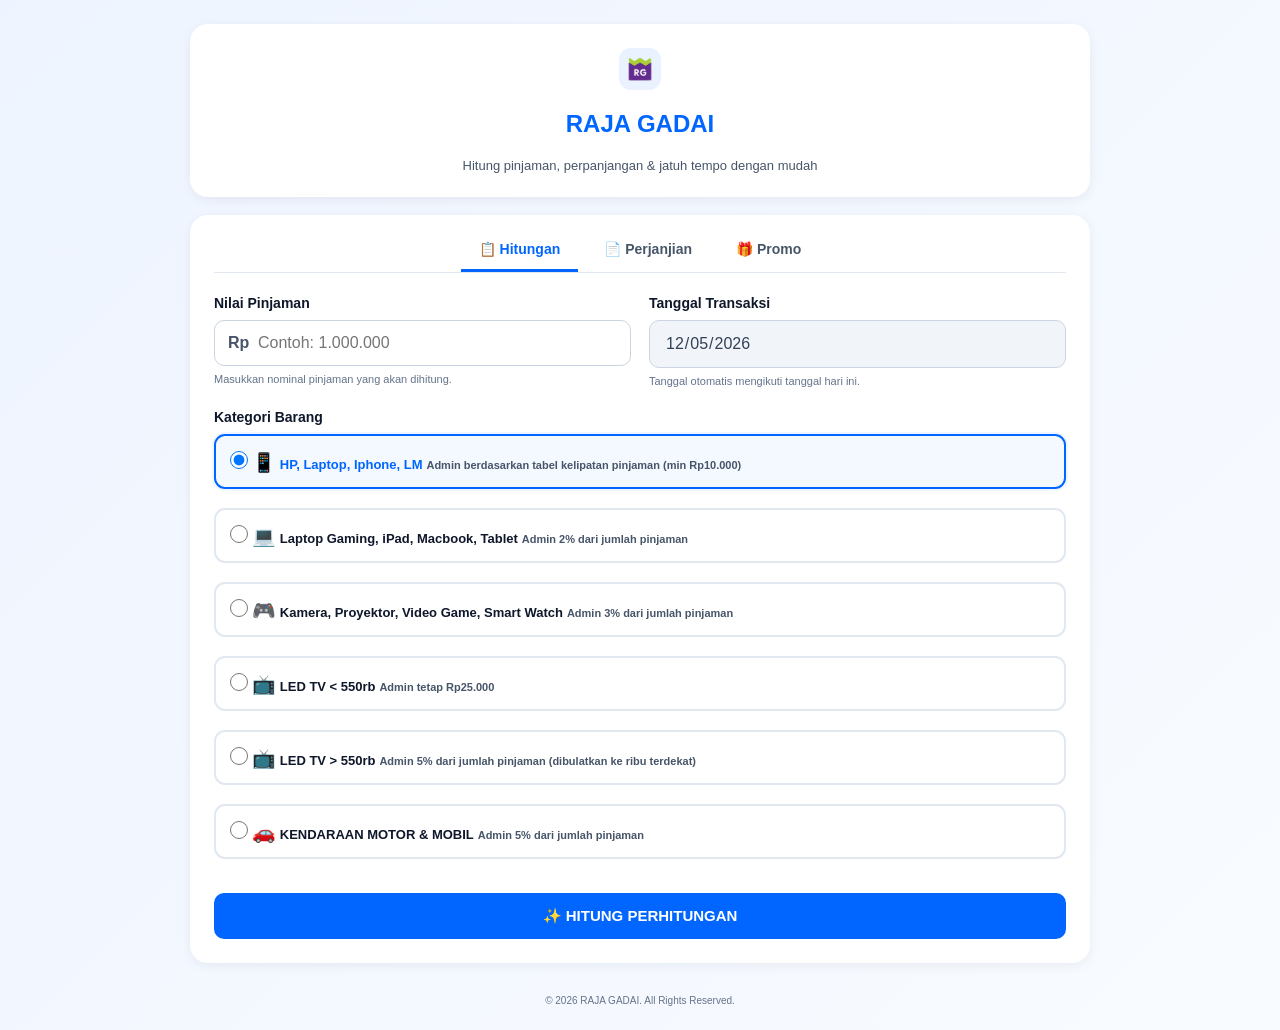
<file: index.html>
<!DOCTYPE html>
<html lang="id">

<head>
  <meta charset="UTF-8" />
  <meta name="viewport" content="width=device-width, initial-scale=1.0" />
  <link rel="icon" href="logo.png" type="image/png" />
  <title>Kalkulator || Raja Gadai</title>
  <link rel="stylesheet" href="styles.css" />
</head>

<body>
  <main class="container">
    <section class="card header-card">
      <!-- <div class="brand-mark">RG</div> -->
      <div class="brand-mark">
        <img src="logo.png" alt="Raja Gadai">
      </div>
      <h1>
        <span class="highlight">RAJA GADAI</span>
      </h1>
      <p>Hitung pinjaman, perpanjangan & jatuh tempo dengan mudah</p>
    </section>

    <section class="card calculator-card">
      <div class="tabs">
        <div class="tab-navigation">
          <button class="tab-btn active" data-page="index.html">
            <span>📋</span>
            Hitungan
          </button>
          <button class="tab-btn" onclick="window.location.href='perjanjian.html'">
            <span>📄</span>
            Perjanjian
          </button>
          <button class="tab-btn" onclick="window.location.href='promo.html'">
            <span>🎁</span>
            Promo
          </button>
        </div>
      </div>

      <div class="tab-content" id="hitungan">
        <form id="gadai-form">
          <div class="form-row">
            <div class="form-group">
              <label for="pinjaman">Nilai Pinjaman</label>
              <div class="input-wrap">
                <span>Rp</span>
                <input type="text" id="pinjaman" class="input-text" placeholder="Contoh: 1.000.000" inputmode="numeric"
                  autocomplete="off" required />
              </div>
              <small>Masukkan nominal pinjaman yang akan dihitung.</small>
            </div>

            <div class="form-group">
              <label for="tanggal">Tanggal Transaksi</label>
              <input type="date" id="tanggal" required disabled />
              <small>Tanggal otomatis mengikuti tanggal hari ini.</small>
            </div>
          </div>

          <div class="form-group">
            <label>Kategori Barang</label>
            <div class="category-grid">
              <label class="category-option">
                <input type="radio" name="kategori" value="hp" checked />
                <span class="icon">📱</span>
                <span class="label-text">HP, Laptop, Iphone, LM</span>
                <span class="desc">Admin berdasarkan tabel kelipatan pinjaman (min Rp10.000)</span>
              </label>
              <label class="category-option">
                <input type="radio" name="kategori" value="laptop" />
                <span class="icon">💻</span>
                <span class="label-text">Laptop Gaming, iPad, Macbook, Tablet</span>
                <span class="desc">Admin 2% dari jumlah pinjaman</span>
              </label>
              <label class="category-option">
                <input type="radio" name="kategori" value="proyektor" />
                <span class="icon">🎮</span>
                <span class="label-text">Kamera, Proyektor, Video Game, Smart Watch</span>
                <span class="desc">Admin 3% dari jumlah pinjaman</span>
              </label>
              <label class="category-option">
                <input type="radio" name="kategori" value="tv-kecil" />
                <span class="icon">📺</span>
                <span class="label-text">LED TV &lt; 550rb</span>
                <span class="desc">Admin tetap Rp25.000</span>
              </label>
              <label class="category-option">
                <input type="radio" name="kategori" value="tv-besar" />
                <span class="icon">📺</span>
                <span class="label-text">LED TV &gt; 550rb</span>
                <span class="desc">Admin 5% dari jumlah pinjaman (dibulatkan ke ribu terdekat)</span>
              </label>
              <label class="category-option">
                <input type="radio" name="kategori" value="kendaraan" />
                <span class="icon">🚗</span>
                <span class="label-text">KENDARAAN MOTOR & MOBIL</span>
                <span class="desc">Admin 5% dari jumlah pinjaman</span>
              </label>
            </div>
          </div>

          <button type="submit" class="btn-submit"><span>✨</span> HITUNG PERHITUNGAN</button>
        </form>
      </div>
    </section>

    <section class="card result-section" id="hasil" style="display: none">
      <div class="result-heading">
        <div>
          <span class="eyebrow">HASIL PERHITUNGAN</span>
          <h2>Informasi Pinjaman Anda</h2>
          <p>Berikut pilihan pembayaran yang dapat dijelaskan kepada nasabah.</p>
        </div>
      </div>

      <div class="loan-summary">
        <div class="loan-main">
          <span class="summary-label">PINJAMAN</span>
          <strong id="nominal-pinjaman">Rp1.000.000</strong>
          <span id="kategori-display">HP / iPhone</span>
        </div>
        <div class="date-summary">
          <div><span class="summary-label">Tanggal Transaksi</span><strong id="tgl-transaksi">-</strong></div>
          <div><span class="summary-label">Jatuh Tempo</span><strong id="tgl-jatuh-tempo">-</strong></div>
        </div>
      </div>

      <div class="main-result">
        <div class="main-result-label"><span>💰</span> Uang yang Diterima</div>
        <strong class="main-result-amount" id="uang-terima">Rp0</strong>
        <p>Nominal yang diterima setelah Tarif, Admin, dan Asuransi.</p>
      </div>

      <details class="cost-details">
        <summary style="font-size: 20px; font-weight: 600; cursor: pointer; color: rgb(240, 65, 6);">🔎 Lihat Rincian Biaya Awal</summary>
        <div class="biaya-card compact">
          <div class="biaya-row"><span>Tarif Sewa 0–30 Hari (10%)</span><span id="biaya-tarif">Rp100.000</span></div>
          <div class="biaya-row"><span>Administrasi</span><span id="biaya-admin">Rp10.000</span></div>
          <div class="biaya-row"><span>Asuransi</span><span id="biaya-asuransi">Rp10.000</span></div>
          <div class="biaya-total"><span>Total Tarif di Awal</span><span id="total-potongan">Rp120.000</span></div>
        </div>
      </details>

      <div class="skenario-title-wrap">
        <!-- <span class="eyebrow">PILIHAN NASABAH</span> -->
        <h3>Pilihan Pembayaran</h3>
        <p>CS dapat wajib menjelaskan agar nasabah dapat memahami perhitungan.</p>
      </div>
      <div class="scenario-cards" id="scenario-cards"></div>
      <div class="action-buttons">
        <button type="button" class="btn-action btn-whatsapp" onclick="salinWhatsApp()">
          <span>📱</span>
          Salin via WhatsApp
        </button>
      </div>
    </section>
    <!-- FOOTER -->

    <div class="footer-note">
      © 2026 RAJA GADAI. All Rights Reserved.
    </div>
  </main>
  <script src="script.js"></script>
</body>

</html>
</file>
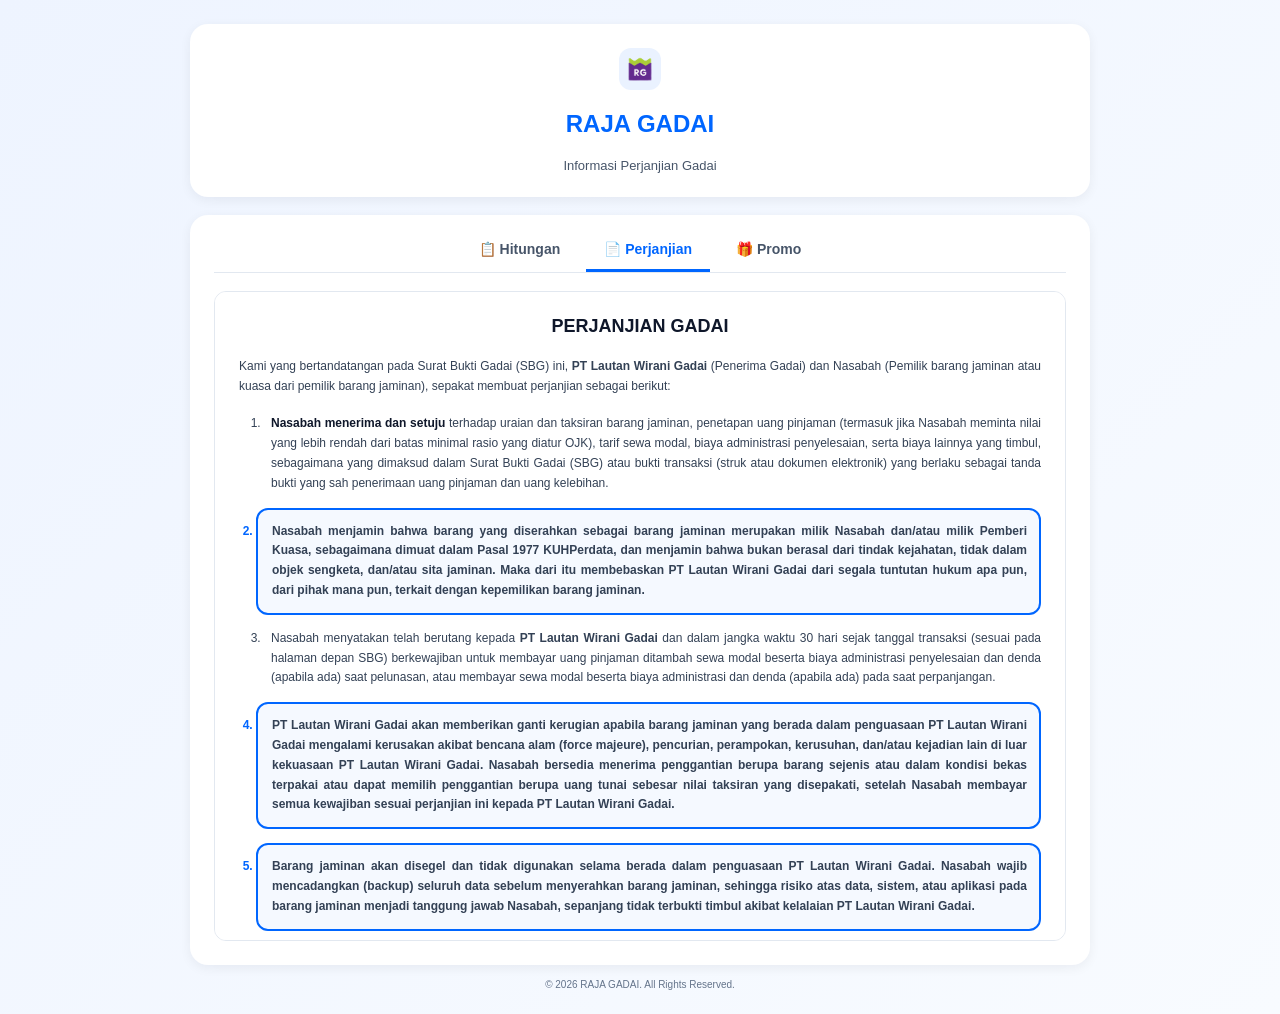
<file: perjanjian.html>
<!DOCTYPE html>
<html lang="id">

<head>
  <meta charset="UTF-8" />
  <meta name="viewport" content="width=device-width, initial-scale=1.0" />

  <title>Perjanjian Gadai - Raja Gadai</title>
  <link rel="icon" href="logo.png" type="image/png" />

  <link rel="stylesheet" href="styles.css" />
</head>

<body>

  <div class="container">


    <!-- HEADER -->

    <section class="card header-card">

      <div class="brand-mark">
        <img src="logo.png" alt="Raja Gadai">
      </div>

      <h1>
        <span class="highlight">RAJA GADAI</span>
      </h1>

      <p>
        Informasi Perjanjian Gadai
      </p>

    </section>

    <!-- NAVIGATION -->

    <section class="card calculator-card">

      <div class="tabs">

        <div class="tab-navigation">

          <button class="tab-btn" onclick="window.location.href='index.html'">
            <span>📋</span>
            Hitungan
          </button>

          <button class="tab-btn active">
            <span>📄</span>
            Perjanjian
          </button>

          <button class="tab-btn" onclick="window.location.href='promo.html'">
            <span>🎁</span>
            Promo
          </button>
        </div>

      </div> <br>

      <!-- PERJANJIAN -->
      <div class="perjanjian-document">

        <h2>PERJANJIAN GADAI</h2>

        <p>
          Kami yang bertandatangan pada Surat Bukti Gadai (SBG) ini,
          <b>PT Lautan Wirani Gadai</b> (Penerima Gadai) dan Nasabah
          (Pemilik barang jaminan atau kuasa dari pemilik barang jaminan),
          sepakat membuat perjanjian sebagai berikut:
        </p>

        <ol>

          <li>
            <strong>Nasabah menerima dan setuju</strong> terhadap uraian dan
            taksiran barang jaminan, penetapan uang pinjaman (termasuk jika
            Nasabah meminta nilai yang lebih rendah dari batas minimal rasio
            yang diatur OJK), tarif sewa modal, biaya administrasi penyelesaian,
            serta biaya lainnya yang timbul, sebagaimana yang dimaksud dalam
            Surat Bukti Gadai (SBG) atau bukti transaksi (struk atau dokumen
            elektronik) yang berlaku sebagai tanda bukti yang sah penerimaan
            uang pinjaman dan uang kelebihan.
          </li>

          <li class="point-highlight">
            <b>Nasabah menjamin bahwa barang yang diserahkan sebagai barang
              jaminan merupakan milik Nasabah dan/atau milik Pemberi Kuasa,
              sebagaimana dimuat dalam Pasal 1977 KUHPerdata, dan menjamin bahwa
              bukan berasal dari tindak kejahatan, tidak dalam objek sengketa,
              dan/atau sita jaminan. Maka dari itu membebaskan PT Lautan Wirani
              Gadai dari segala tuntutan hukum apa pun, dari pihak mana pun,
              terkait dengan kepemilikan barang jaminan.</b>
          </li>

          <li>
            Nasabah menyatakan telah berutang kepada <b>PT Lautan Wirani Gadai</b> dan
            dalam jangka waktu 30 hari sejak tanggal transaksi (sesuai pada
            halaman depan SBG) berkewajiban untuk membayar uang pinjaman
            ditambah sewa modal beserta biaya administrasi penyelesaian dan
            denda (apabila ada) saat pelunasan, atau membayar sewa modal beserta
            biaya administrasi dan denda (apabila ada) pada saat perpanjangan.
          </li>

          <li class="point-highlight">
            <b><b>PT Lautan Wirani Gadai</b> akan memberikan ganti kerugian apabila barang
              jaminan yang berada dalam penguasaan <b>PT Lautan Wirani Gadai</b> mengalami
              kerusakan akibat bencana alam (force majeure), pencurian,
              perampokan, kerusuhan, dan/atau kejadian lain di luar kekuasaan
              <b>PT Lautan Wirani Gadai</b>. Nasabah bersedia menerima penggantian berupa
              barang sejenis atau dalam kondisi bekas terpakai atau dapat memilih
              penggantian berupa uang tunai sebesar nilai taksiran yang disepakati,
              setelah Nasabah membayar semua kewajiban sesuai perjanjian ini
              kepada <b>PT Lautan Wirani Gadai</b>.</b>
          </li>

          <li class="point-highlight">
            <b>Barang jaminan akan disegel dan tidak digunakan selama berada dalam
              penguasaan <b>PT Lautan Wirani Gadai</b>. Nasabah wajib mencadangkan
              (backup) seluruh data sebelum menyerahkan barang jaminan, sehingga
              risiko atas data, sistem, atau aplikasi pada barang jaminan menjadi
              tanggung jawab Nasabah, sepanjang tidak terbukti timbul akibat
              kelalaian <b>PT Lautan Wirani Gadai</b>.</b>
          </li>

          <li>
            Jika terjadi penurunan taksiran barang jaminan pada saat
            perpanjangan, maka Nasabah bersedia mengangsur uang pinjaman atau
            menambah barang jaminan agar sesuai dengan nilai taksiran yang baru.
          </li>

          <li>
            Jika ada kelebihan atas hasil penjualan atau lelang barang jaminan
            setelah dikurangi uang pinjaman, sewa modal dan denda yang
            terhutang, biaya administrasi penyelesaian, biaya penyelamatan
            barang, biaya pemberitahuan uang kelebihan, dan biaya-biaya lainnya,
            maka akan menjadi hak Nasabah. <b>PT Lautan Wirani Gadai</b> akan
            memberitahukan nominal kelebihan melalui papan pengumuman pada
            Kantor Cabang tempat Nasabah melakukan gadai, atau melalui media
            lainnya seperti WhatsApp, email, atau SMS ke nomor Nasabah.
          </li>

          <li>
            Kelebihan atas hasil penjualan atau lelang dapat diambil dalam
            jangka waktu paling lambat 1 (satu) tahun sejak disampaikannya
            pemberitahuan pertama kali kepada Nasabah, dan dapat diambil oleh
            Nasabah dengan membawa SBG asli. Jika sudah lebih dari jangka waktu
            tersebut, maka Nasabah menyatakan setuju bahwa kelebihan tersebut
            akan digunakan untuk kepentingan sosial dan/atau lingkungan yang
            pelaksanaannya akan diatur oleh <b>PT Lautan Wirani Gadai</b> .
          </li>

          <li>
            Nasabah wajib menyimpan dan menjaga SBG asli dengan baik. Jika
            terjadi kerusakan yang menyebabkan SBG tidak dapat terbaca atau
            jika SBG hilang, maka Nasabah wajib segera melapor ke kantor cabang
            tempat diterbitkannya SBG terkait.
          </li>

          <li class="point-highlight">
            <b>Nasabah dapat datang sendiri untuk melakukan perpanjangan gadai
              atau mengangsur uang pinjaman atau pelunasan atau menerima barang
              jaminan, dan/atau dapat dengan memberikan kuasa kepada orang lain.
              Khusus untuk pelunasan atau menerima barang jaminan harus dengan
              mengisi dan menandatangani bagian "Pemberian Kuasa Pelunasan/
              Menerima Barang Jaminan", membawa SBG asli, serta melampirkan
              fotokopi KTP/SIM/Paspor Nasabah dan penerima kuasa, serta
              menunjukkan KTP/SIM/Paspor asli penerima kuasa.</b>
          </li>

          <li>
            Apabila Nasabah lalai dalam perjanjian atau wanprestasi, yaitu
            hingga tanggal jatuh tempo Nasabah masih belum memenuhi
            kewajibannya dan tidak melakukan perpanjangan gadai, maka Nasabah
            sepakat untuk memberikan kuasa kepada <b>PT Lautan Wirani Gadai</b> untuk
            menjual atau melelang barang jaminan dan/atau memberikan kuasa
            kepada <b>PT Lautan Wirani Gadai</b> untuk menunjuk pihak ketiga yang akan
            menggantikan Nasabah dalam melakukan pelunasan atau untuk menunjuk
            pihak ketiga yang akan mengambil alih dan memenuhi kewajiban
            Nasabah kepada <b>PT Lautan Wirani Gadai</b>, yang akan dilakukan dalam
            jangka waktu paling lambat 20 hari sejak tanggal jatuh tempo.
            Dengan menyetujui dan menandatangani "Pemberian Kuasa Guna
            Pemenuhan Kewajiban", maka <b>PT Lautan Wirani Gadai</b>, Nasabah, dan
            pihak ketiga sepakat bahwa segala risiko yang timbul dari barang
            jaminan menjadi tanggung jawab Nasabah dan pihak terkait, dan akan
            ditangani sesuai ketentuan perjanjian.
          </li>

          <li>
            Apabila Nasabah meninggal dunia dan masih terdapat hak dan
            kewajiban antara Nasabah dengan <b>PT Lautan Wirani Gadai</b>, maka
            kewajiban Nasabah akan disesuaikan mengikuti ketentuan dari
            <b>PT Lautan Wirani Gadai</b>, dan setelah kewajiban Nasabah tuntas,
            maka ahli waris dapat mengambil barang jaminan dengan melampirkan
            fotokopi KTP/SIM/Paspor milik Nasabah dan Surat Keterangan
            Kematian.
          </li>

          <li>
            Nasabah menyatakan setuju untuk mengikuti seluruh peraturan terkait
            dengan gadai yang berlaku di <b>PT Lautan Wirani Gadai</b>. <b>PT Lautan Wirani Gadai</b>
            berhak untuk menambah dan/atau mengubah segala peraturan
            terkait dengan gadai, dan wajib memberitahukannya kepada Nasabah.
          </li>

          <li>
            Setiap perselisihan, perbedaan pendapat atau sengketa yang timbul
            dari atau terkait dengan perjanjian ini diselesaikan terlebih dahulu
            secara musyawarah untuk mufakat. Apabila tidak tercapai kesepakatan,
            para pihak sepakat menyelesaikannya melalui Lembaga Alternatif
            Penyelesaian Sengketa Sektor Jasa Keuangan (LAPS SJK) sesuai
            ketentuan Otoritas Jasa Keuangan dan Peraturan Perundang-Undangan
            yang berlaku, serta tunduk pada seluruh ketentuan dan putusan
            LAPS SJK yang bersifat mengikat.
          </li>

          <li>
            Nasabah berhak menyampaikan pengaduan terkait layanan dan transaksi
            gadai melalui Customer Care <strong> 085-188-188-688 </strong>,
            surat elektronik ke <strong>customercare@rajagadai.id</strong>,
            atau secara langsung ke Kantor Cabang <b>PT Lautan Wirani Gadai</b>.
            Pengaduan terkait transaksi gadai wajib disertai nomor SBG dan
            identitas diri yang sah, serta akan ditangani sesuai ketentuan
            perlindungan konsumen yang berlaku.
          </li>

          <li>
            Nasabah dengan ini menyetujui untuk mengesampingkan berlakunya
            Pasal 1266 dan Pasal 1267 Kitab Undang-Undang Hukum Perdata
            sepanjang mengenai perlunya penetapan atau putusan pengadilan
            untuk mengakhiri perjanjian ini. Dengan demikian, apabila terjadi
            wanprestasi atau peristiwa kelalaian sebagaimana diatur dalam
            perjanjian ini, <b>PT Lautan Wirani Gadai</b> berhak mengakhiri perjanjian
            serta melaksanakan eksekusi atas barang jaminan sesuai ketentuan
            perjanjian dan Peraturan Perundang-Undangan yang berlaku tanpa
            memerlukan penetapan terlebih dahulu dari Lembaga Peradilan, dan
            Nasabah menyatakan memahami serta menyetujui bahwa tindakan
            tersebut sah dan mengikat secara hukum.
          </li>

        </ol>

        <div class="perjanjian-closing">
          <strong>
            Demikianlah perjanjian ini dibuat dengan sadar, tanpa paksaan,
            dan berlaku mengikat sejak Surat Bukti Gadai ditandatangani
            oleh PARA PIHAK.
          </strong>
        </div>
      </div>
  </div>
  </section>

  <!-- FOOTER -->

  <div class="footer-note">
    © 2026 RAJA GADAI. All Rights Reserved.
  </div>


  </div>

</body>

</html>
</file>
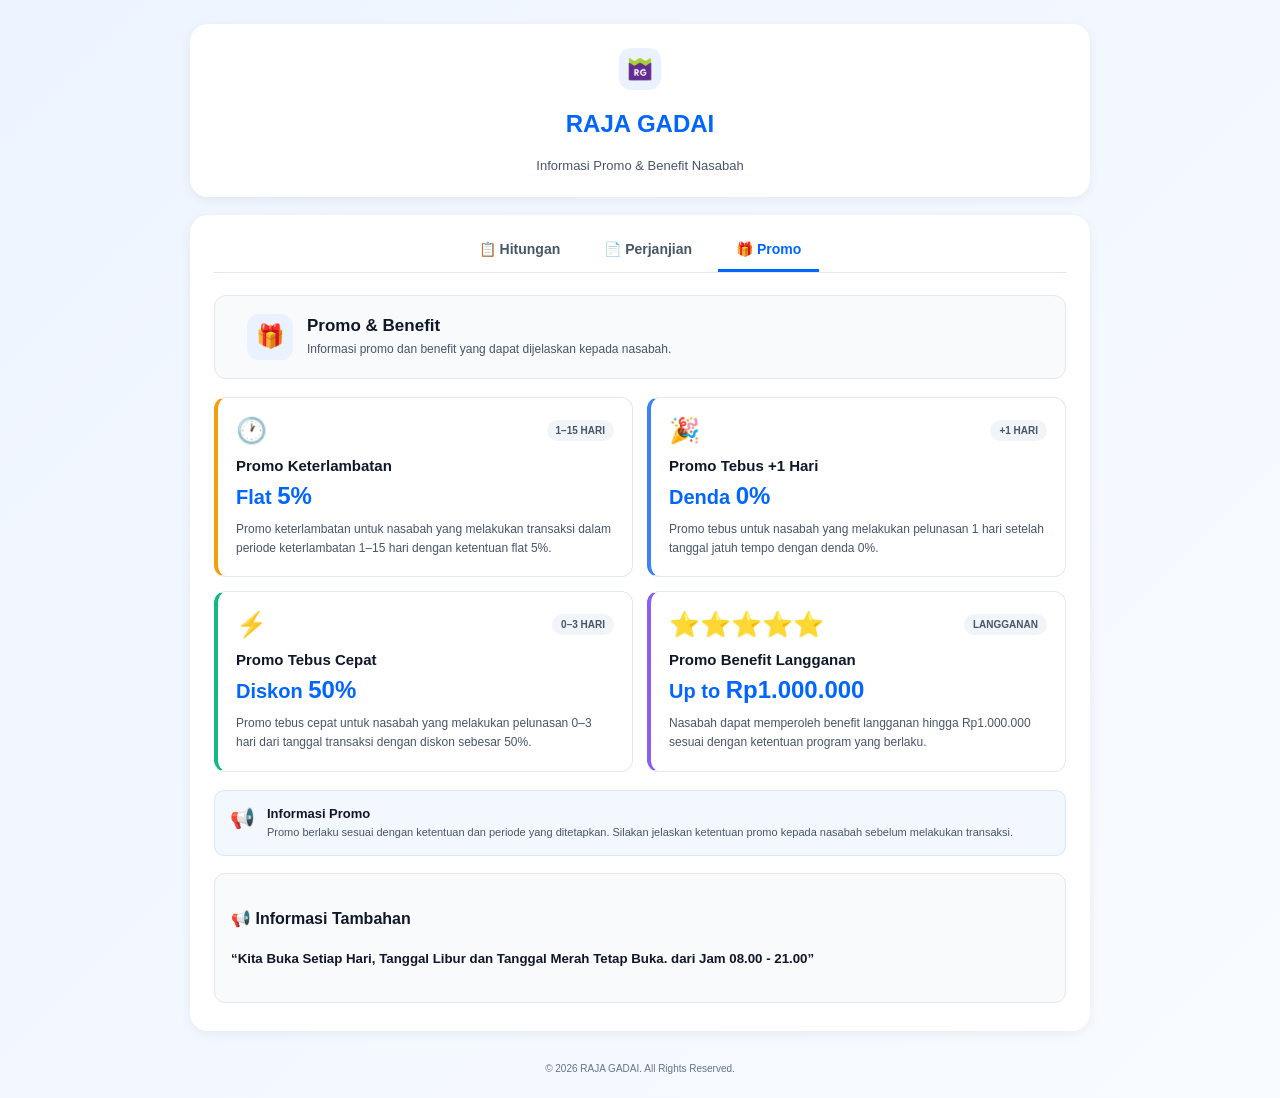
<file: promo.html>
<!DOCTYPE html>
<html lang="id">

<head>
  <meta charset="UTF-8" />
  <meta name="viewport" content="width=device-width, initial-scale=1.0" />
  <link rel="icon" href="logo.png" type="image/png" />

  <title>Promo & Benefit - Raja Gadai</title>

  <link rel="stylesheet" href="styles.css" />
</head>

<body>

  <div class="container">

    <!-- HEADER -->
    <section class="card header-card">

      <div class="brand-mark">
        <img src="logo.png" alt="Raja Gadai">
      </div>

      <h1>
        <span class="highlight">RAJA GADAI</span>
      </h1>

      <p>Informasi Promo & Benefit Nasabah</p>

    </section>


    <!-- NAVIGATION -->
    <section class="card calculator-card">

      <div class="tabs">

        <div class="tab-navigation">

          <button class="tab-btn" onclick="window.location.href='index.html'">
            <span>📋</span>
            Hitungan
          </button>


          <button class="tab-btn" onclick="window.location.href='perjanjian.html'">
            <span>📄</span>
            Perjanjian
          </button>

          <button class="tab-btn active">
            <span>🎁</span>
            Promo
          </button>
        </div>

      </div>


      <!-- PROMO CONTENT -->

      <div class="promo-page"><br>

        <div class="promo-header"> <br>

          <span class="promo-icon">🎁</span>

          <div>
            <h3>Promo & Benefit</h3>

            <p>
              Informasi promo dan benefit yang dapat dijelaskan
              kepada nasabah.
            </p>
          </div>

        </div>


        <div class="promo-grid">


          <!-- PROMO 1 -->

          <div class="promo-card promo-late">

            <div class="promo-card-top">

              <span class="promo-emoji">🕐</span>

              <span class="promo-badge">
                1–15 HARI
              </span>

            </div>

            <h4>
              Promo Keterlambatan
            </h4>

            <div class="promo-highlight">
              Flat <strong>5%</strong>
            </div>

            <p>
              Promo keterlambatan untuk nasabah yang
              melakukan transaksi dalam periode keterlambatan
              1–15 hari dengan ketentuan flat 5%.
            </p>

          </div>


          <!-- PROMO 2 -->

          <div class="promo-card promo-free">

            <div class="promo-card-top">

              <span class="promo-emoji">🎉</span>

              <span class="promo-badge">
                +1 HARI
              </span>

            </div>

            <h4>
              Promo Tebus +1 Hari
            </h4>

            <div class="promo-highlight">
              Denda <strong>0%</strong>
            </div>

            <p>
              Promo tebus untuk nasabah yang melakukan
              pelunasan 1 hari setelah tanggal jatuh tempo
              dengan denda 0%.
            </p>

          </div>


          <!-- PROMO 3 -->

          <div class="promo-card promo-fast">

            <div class="promo-card-top">

              <span class="promo-emoji">⚡</span>

              <span class="promo-badge">
                0–3 HARI
              </span>

            </div>

            <h4>
              Promo Tebus Cepat
            </h4>

            <div class="promo-highlight">
              Diskon <strong>50%</strong>
            </div>

            <p>
              Promo tebus cepat untuk nasabah yang melakukan
              pelunasan 0–3 hari dari tanggal transaksi dengan
              diskon sebesar 50%.
            </p>

          </div>


          <!-- PROMO 4 -->

          <div class="promo-card promo-member">

            <div class="promo-card-top">

              <span class="promo-emoji">⭐⭐⭐⭐⭐</span>

              <span class="promo-badge">
                LANGGANAN
              </span>

            </div>

            <h4>
              Promo Benefit Langganan
            </h4>

            <div class="promo-highlight">
              Up to <strong>Rp1.000.000</strong>
            </div>

            <p>
              Nasabah dapat memperoleh benefit langganan
              hingga Rp1.000.000 sesuai dengan ketentuan
              program yang berlaku.
            </p>

          </div>


        </div>


        <!-- INFORMATION -->

        <div class="promo-note">

          <span>📢</span>

          <div>

            <strong>
              Informasi Promo
            </strong>

            <p>
              Promo berlaku sesuai dengan ketentuan dan
              periode yang ditetapkan. Silakan jelaskan
              ketentuan promo kepada nasabah sebelum
              melakukan transaksi.
            </p>

          </div>

        </div>

        <div class="info-box">
          <h4>📢 Informasi Tambahan</h4>
          <h5>“Kita Buka Setiap Hari, Tanggal Libur dan Tanggal Merah Tetap Buka. dari Jam 08.00 - 21.00”</h5>
        </div>


      </div>

    </section>


    <!-- FOOTER -->

    <div class="footer-note">
      © 2026 RAJA GADAI. All Rights Reserved.
    </div>

  </div>

</body>

</html>
</file>
<file: styles.css>
:root {
  --primary: #0066ff;
  --primary-dark: #0052cc;
  --success: #10b981;
  --warning: #f59e0b;
  --danger: #ef4444;
  --info: #3b82f6;
  --purple: #8b5cf6;
  --gray-50: #f8fafc;
  --gray-100: #f1f5f9;
  --gray-200: #e2e8f0;
  --gray-300: #cbd5e1;
  --gray-500: #64748b;
  --gray-600: #475569;
  --gray-700: #334155;
  --gray-900: #0f172a;
}

* { box-sizing: border-box; }
html, body { margin: 0; padding: 0; }
body {
  font-family: -apple-system, BlinkMacSystemFont, "Segoe UI", Roboto, "Helvetica Neue", Arial, sans-serif;
  background: linear-gradient(135deg, #eef4ff 0%, #f8fbff 100%);
  color: var(--gray-900);
  min-height: 100vh;
  padding: 24px;
}
button, input { font: inherit; }
.container { max-width: 900px; margin: 0 auto; display: grid; gap: 18px; }
.card {
  background: #fff;
  border-radius: 18px;
  padding: 24px;
  box-shadow: 0 3px 12px rgba(15, 23, 42, .06);
}
.header-card { text-align: center; padding: 24px; }
/* .brand-mark {
  width: 42px; height: 42px; margin: 0 auto 10px;
  align-items: center;
  justify-content: center;
  display: ; place-items: center; border-radius: 12px;
  background: #eaf2ff; color: var(--primary); font-weight: 800; font-size: 13px;
} */

/* =========================
   PROMO PAGE
========================= */

.promo-page {
  padding: 4px 0;
}

.promo-header {
  display: flex;
  align-items: center;
  gap: 14px;
  padding: 18px;
  margin-bottom: 18px;
  background: #f8fafc;
  border: 1px solid var(--gray-200);
  border-radius: 12px;
}

.promo-icon,
.perjanjian-icon {
  width: 46px;
  height: 46px;
  flex-shrink: 0;
  display: flex;
  align-items: center;
  justify-content: center;
  background: #eaf2ff;
  border-radius: 12px;
  font-size: 23px;
}

.promo-header h3,
.perjanjian-header h3 {
  margin: 0 0 4px;
  font-size: 17px;
}

.promo-header p,
.perjanjian-header p {
  margin: 0;
  color: var(--gray-600);
  font-size: 12px;
  line-height: 1.5;
}

.promo-grid {
  display: grid;
  grid-template-columns: 1fr 1fr;
  gap: 14px;
}

.promo-card {
  padding: 18px;
  border-radius: 12px;
  border: 1px solid var(--gray-200);
  background: white;
  transition: all 0.2s;
}

.promo-card:hover {
  transform: translateY(-2px);
  box-shadow: 0 4px 12px rgba(0, 0, 0, 0.08);
}

.promo-card-top {
  display: flex;
  align-items: center;
  justify-content: space-between;
  margin-bottom: 12px;
}

.promo-emoji {
  font-size: 25px;
}

.promo-badge {
  padding: 5px 9px;
  border-radius: 20px;
  background: var(--gray-100);
  color: var(--gray-600);
  font-size: 10px;
  font-weight: 700;
}

.promo-card h4 {
  margin: 0 0 8px;
  font-size: 15px;
}

.promo-highlight {
  margin-bottom: 10px;
  color: var(--primary);
  font-size: 20px;
  font-weight: 700;
}

.promo-highlight strong {
  font-size: 24px;
}

.promo-card p {
  margin: 0;
  color: var(--gray-600);
  font-size: 12px;
  line-height: 1.6;
}

.promo-fast {
  border-left: 4px solid var(--success);
}

.promo-free {
  border-left: 4px solid var(--info);
}

.promo-late {
  border-left: 4px solid var(--warning);
}

.promo-member {
  border-left: 4px solid #8b5cf6;
}

.promo-note,
.perjanjian-note {
  display: flex;
  gap: 12px;
  margin-top: 18px;
  padding: 15px;
  border-radius: 10px;
  background: rgba(59, 130, 246, 0.06);
  border: 1px solid rgba(59, 130, 246, 0.15);
}

.promo-note > span,
.perjanjian-note > span {
  font-size: 20px;
}

.promo-note strong,
.perjanjian-note strong {
  display: block;
  margin-bottom: 3px;
  font-size: 13px;
}

.promo-note p,
.perjanjian-note p {
  margin: 0;
  color: var(--gray-600);
  font-size: 11px;
  line-height: 1.5;
}


/* =========================
   PERJANJIAN
========================= */

.perjanjian-info {
  padding: 4px 0;
}

.perjanjian-header {
  display: flex;
  align-items: center;
  gap: 14px;
  padding: 18px;
  margin-bottom: 16px;
  background: #f8fafc;
  border: 1px solid var(--gray-200);
  border-radius: 12px;
}

.perjanjian-document {
  max-height: 650px;
  overflow-y: auto;
  padding: 24px;
  background: white;
  border: 1px solid var(--gray-200);
  border-radius: 12px;
}

.perjanjian-document h2 {
  margin: 0 0 20px;
  text-align: center;
  font-size: 18px;
  font-weight: 800;
}

.perjanjian-document > p {
  margin: 0 0 18px;
  color: var(--gray-700);
  font-size: 12px;
  line-height: 1.65;
  text-align: justify;
}

.perjanjian-document ol {
  margin: 0;
  padding-left: 25px;
}

.perjanjian-document li {
  padding-left: 7px;
  margin-bottom: 14px;
  color: var(--gray-700);
  font-size: 12px;
  line-height: 1.65;
  text-align: justify;
}

.perjanjian-document li strong {
  color: var(--gray-900);
}


/* POINT 2, 4, 5, 10 */

.perjanjian-document li.point-highlight {
  margin-left: -8px;
  padding: 14px;
  border: 2px solid var(--primary);
  border-radius: 12px;
  background: rgba(0, 102, 255, 0.04);
}

.perjanjian-document li.point-highlight::marker {
  color: var(--primary);
  font-weight: 800;
}

.perjanjian-closing {
  margin-top: 20px;
  padding: 18px;
  border-top: 1px solid var(--gray-200);
  text-align: center;
  color: var(--gray-700);
  font-size: 12px;
  line-height: 1.6;
}


/* MOBILE */

@media (max-width: 600px) {

  .promo-grid {
    grid-template-columns: 1fr;
  }

  .promo-card {
    padding: 16px;
  }

  .perjanjian-document {
    max-height: 600px;
    padding: 16px;
  }

  .perjanjian-document li,
  .perjanjian-document > p {
    font-size: 11px;
    line-height: 1.6;
  }

}


.brand-mark {
  width: 42px;
  height: 42px;
  margin: 0 auto 10px;

  display: flex;
  align-items: center;
  justify-content: center;

  border-radius: 12px;
  background: #eaf2ff;
}

.brand-mark img {
  width: 100%;
  height: 100%;
  object-fit: contain;
  border-radius: 10px;
}

/* =========================
   ACTION BUTTONS
========================= */

.action-buttons {
  display: grid;
  grid-template-columns: 1fr 1fr;
  gap: 12px;
  margin-top: 20px;
}

.btn-action {
  display: flex;
  align-items: center;
  justify-content: center;
  gap: 8px;

  width: 100%;
  padding: 13px 16px;

  border: none;
  border-radius: 8px;

  font-size: 14px;
  font-weight: 700;

  cursor: pointer;
  transition: all 0.2s;
}

.btn-action:hover {
  transform: translateY(-1px);
}

.btn-whatsapp {
  background: #10b981;
  color: white;
}

.btn-whatsapp:hover {
  background: #059669;
}

.btn-print {
  background: var(--primary);
  color: white;
}

.btn-print:hover {
  background: #0052cc;
}


/* =========================
   PRINT
========================= */

@media print {

  body {
    background: white;
    padding: 0;
  }

  .container {
    max-width: 100%;
  }

  .card {
    box-shadow: none;
    border-radius: 0;
  }

  .header-card {
    border-bottom: 1px solid #ddd;
  }

  .action-buttons,
  .tab-navigation,
  .tabs,
  .footer-note {
    display: none !important;
  }

  .result-section {
    display: block !important;
  }

  .scenario-card {
    break-inside: avoid;
  }

  .cost-details {
    display: block;
  }

  .cost-details > summary {
    display: none;
  }
}


@media (max-width: 600px) {

  .action-buttons {
    grid-template-columns: 1fr;
  }

}


/* =========================
   TOAST / ALERT COPY WA
========================= */

.copy-toast {
    position: fixed !important;

    /* Tengah layar */
    top: 50% !important;
    left: 50% !important;
    right: auto !important;

    transform: translate(-50%, -50%) !important;

    width: max-content;
    min-width: 320px;
    max-width: 90%;

    display: flex;
    align-items: center;
    gap: 14px;

    padding: 18px 22px;

    background: #ffffff;
    border-radius: 16px;

    box-shadow: 0 15px 40px rgba(0, 0, 0, 0.20);

    opacity: 0;
    visibility: hidden;

    transition:
        opacity 0.3s ease,
        visibility 0.3s ease;

    z-index: 999999;
}


/* Saat muncul */
.copy-toast.show {
    opacity: 1;
    visibility: visible;

    transform: translate(-50%, -50%) !important;
}


/* ICON */
.toast-icon {
    width: 42px;
    height: 42px;
    flex: 0 0 42px;

    display: flex;
    align-items: center;
    justify-content: center;

    border-radius: 50%;
    background: #e8f7ee;
    color: #16a34a;

    font-size: 22px;
    font-weight: 700;
}


/* CONTENT */
.toast-content {
    display: flex;
    flex-direction: column;
    gap: 4px;
    text-align: left;
}


/* JUDUL */
.toast-content strong {
    margin: 0;
    font-size: 15px;
    line-height: 1.4;
    color: #222;
}


/* DESKRIPSI */
.toast-content span {
    margin: 0;
    font-size: 13px;
    line-height: 1.4;
    color: #777;
}


/* ERROR */
.copy-toast.error .toast-icon {
    background: #feecec;
    color: #dc2626;
}


/* MOBILE */
@media (max-width: 430px) {
    .copy-toast {
        min-width: 0;
        width: calc(100% - 32px);
        max-width: 400px;
    }
}


/* Saat muncul */
.copy-toast.show {
    opacity: 1;
    visibility: visible;
    transform: translate(-50%, -50%) !important;
}


/* ICON */
.toast-icon {
    width: 42px;
    height: 42px;

    flex: 0 0 42px;

    display: flex;
    align-items: center;
    justify-content: center;

    border-radius: 50%;

    background: #e8f7ee;
    color: #16a34a;

    font-size: 22px;
    font-weight: 700;
}


/* CONTENT */
.toast-content {
    display: flex;
    flex-direction: column;
    gap: 4px;

    text-align: left;
}


/* JUDUL */
.toast-content strong {
    margin: 0;

    font-size: 15px;
    line-height: 1.4;

    color: #222;
}


/* DESKRIPSI */
.toast-content span {
    margin: 0;

    font-size: 13px;
    line-height: 1.4;

    color: #777;
}


/* ERROR */
.copy-toast.error .toast-icon {
    background: #feecec;
    color: #dc2626;
} */



.header-card h1 { margin: 0; font-size: 27px; font-weight: 800; }
.highlight { color: var(--primary); }
.header-card p { margin: 7px 0 0; color: var(--gray-600); font-size: 13px; }

.calculator-card { padding-top: 14px; }
.tabs { display: flex; justify-content: center; border-bottom: 1px solid var(--gray-200); }
.tab-navigation { display: flex; gap: 8px; }
.tab-btn {
  padding: 12px 18px; background: transparent; border: 0; border-bottom: 3px solid transparent;
  cursor: pointer; color: var(--gray-600); font-size: 14px; font-weight: 700; transition: .2s;
}
.tab-btn:hover { color: var(--gray-900); }
.tab-btn.active { color: var(--primary); border-bottom-color: var(--primary); }
.tab-content { opacity: 1; transition: opacity .2s; padding-top: 22px; }
.tab-content.hidden { display: none; opacity: 0; }

.form-row { display: grid; grid-template-columns: 1fr 1fr; gap: 18px; }
.form-group { margin-bottom: 22px; }
.form-group label { display: block; font-weight: 750; margin-bottom: 9px; font-size: 14px; }
.form-group input[type="text"], .form-group input[type="date"] {
  width: 100%; padding: 13px 15px; border: 1px solid var(--gray-300); border-radius: 10px;
  font-size: 16px; color: var(--gray-900); background: #fff; outline: none;
}
.form-group input:focus { border-color: var(--primary); box-shadow: 0 0 0 3px rgba(0,102,255,.10); }
.form-group input:disabled { background: var(--gray-100); color: var(--gray-700); }
.input-wrap { position: relative; }
.input-wrap > span { position: absolute; left: 14px; top: 50%; transform: translateY(-50%); font-weight: 700; color: var(--gray-600); z-index: 1; }
.input-wrap input { padding-left: 43px !important; }
.form-group small { display: block; color: var(--gray-500); font-size: 11px; margin-top: 7px; }

.category-grid { display: grid; grid-template-columns: 1fr; gap: 10px; }
.category-option {
  display: grid; grid-template-columns: 24px 30px 1fr; grid-template-rows: auto auto;
  column-gap: 8px; padding: 13px 14px; border: 2px solid var(--gray-200); border-radius: 11px;
  cursor: pointer; transition: .2s; background: #fff;
}
.category-option input { width: 18px; height: 18px; cursor: pointer; grid-row: 1 / 3; margin: 2px 0 0; }
.category-option .icon { grid-column: 2; grid-row: 1 / 3; font-size: 19px; }
.category-option .label-text { grid-column: 3; font-weight: 700; color: var(--gray-900); font-size: 13px; }
.category-option .desc { grid-column: 3; font-size: 11px; color: var(--gray-600); line-height: 1.4; margin-top: 3px; }
.category-option:has(input:checked) { border-color: var(--primary); background: rgba(0,102,255,.045); box-shadow: 0 0 0 2px rgba(0,102,255,.06); }
.category-option:has(input:checked) .label-text { color: var(--primary); }

.btn-submit {
  width: 100%; padding: 14px; background: var(--primary); color: #fff; border: 0; border-radius: 10px;
  font-weight: 800; font-size: 15px; cursor: pointer; transition: .2s; margin-top: 3px;
}
.btn-submit:hover { background: var(--primary-dark); transform: translateY(-1px); }

.tabel-info { padding: 4px 0; }
.tabel-info h3 { margin: 0; font-size: 17px; }
.table-note { color: var(--gray-500); font-size: 12px; margin: 5px 0 12px; }
.table-scroll { overflow-x: auto; }
.admin-table { width: 100%; border-collapse: collapse; }
.admin-table th, .admin-table td { padding: 11px 12px; text-align: left; border-bottom: 1px solid var(--gray-200); }
.admin-table th { background: var(--gray-50); font-weight: 750; font-size: 13px; }
.admin-table td { font-size: 13px; }

.result-section { display: none; }
.result-heading { margin-bottom: 16px; }
.eyebrow { display: block; font-size: 10px; font-weight: 800; letter-spacing: .08em; color: var(--primary); margin-bottom: 4px; }
.result-heading h2 { margin: 0; font-size: 21px; }
.result-heading p { margin: 5px 0 0; font-size: 12px; color: var(--gray-500); }

.loan-summary {
  display: grid; grid-template-columns: 1fr 1.2fr; gap: 18px; padding: 18px; background: var(--gray-50);
  border: 1px solid var(--gray-200); border-radius: 14px; margin-bottom: 14px;
}
.loan-main { display: flex; flex-direction: column; justify-content: center; }
.summary-label { display: block; font-size: 10px; color: var(--gray-500); font-weight: 800; letter-spacing: .05em; margin-bottom: 4px; }
.loan-main strong { font-size: 26px; color: var(--primary); }
.loan-main > span:last-child { color: var(--gray-600); font-size: 12px; margin-top: 3px; }
.date-summary { display: grid; grid-template-columns: 1fr 1fr; gap: 14px; }
.date-summary > div { display: flex; flex-direction: column; justify-content: center; gap: 2px; }
.date-summary strong { font-size: 12px; line-height: 1.4; }

.main-result {
  padding: 20px; border-radius: 14px; border: 1px solid rgba(16,185,129,.25); background: rgba(16,185,129,.07);
  margin-bottom: 14px;
}
.main-result-label { display: flex; align-items: center; gap: 7px; font-size: 14px; font-weight: 800; color: var(--gray-700); }
.main-result-amount { display: block; margin-top: 4px; font-size: 31px; line-height: 1.2; color: var(--success); }
.main-result p { margin: 5px 0 0; font-size: 11px; color: var(--gray-600); }

.cost-details { margin-bottom: 20px; border: 1px solid var(--gray-200); border-radius: 12px; overflow: hidden; background: #fff; }
.cost-details summary { padding: 12px 15px; cursor: pointer; font-size: 12px; font-weight: 700; color: var(--gray-700); background: var(--gray-50); }
.biaya-card { padding: 8px 15px 12px; background: #fff; }
.biaya-row { display: flex; justify-content: space-between; gap: 12px; padding: 8px 0; font-size: 12px; color: var(--gray-700); }
.biaya-total { display: flex; justify-content: space-between; gap: 12px; padding: 10px 0 2px; margin-top: 3px; border-top: 1px solid var(--gray-200); font-weight: 800; font-size: 13px; }

.skenario-title-wrap { margin: 2px 0 12px; }
.skenario-title-wrap h3 { margin: 0; font-size: 17px; }
.skenario-title-wrap p { margin: 4px 0 0; color: var(--gray-500); font-size: 11px; }
.scenario-cards { display: grid; gap: 11px; }
.scenario-card {
  position: relative; padding: 17px 18px; border-radius: 12px; display: flex; justify-content: space-between; align-items: center;
  gap: 14px; border: 1px solid transparent; box-shadow: 0 1px 3px rgba(15,23,42,.035);
}
.scenario-card.terima { border-left: 5px solid var(--success); background: rgba(16,185,129,.07); }
.scenario-card.diskon { border-left: 5px solid var(--info); background: rgba(59,130,246,.075); }
.scenario-card.perpanjang { border-left: 5px solid var(--warning); background: rgba(245,158,11,.075); }
.scenario-card.lewat { border-left: 5px solid var(--danger); background: rgba(239,68,68,.07); }
.scenario-card.pengganti { border-left: 5px solid var(--purple); background: rgba(139,92,246,.07); }
.scenario-left { min-width: 0; }
.scenario-card h4 { margin: 0 0 4px; font-size: 14px; font-weight: 800; }
.scenario-card p { margin: 0; font-size: 11px; color: var(--gray-600); line-height: 1.45; }
.scenario-date { margin-top: 4px; font-size: 10px; font-weight: 700; color: var(--gray-500); }
.scenario-right { text-align: right; flex-shrink: 0; }
.scenario-right .nominal { font-size: 18px; font-weight: 850; white-space: nowrap; color: var(--gray-900); }
.scenario-right .label { display: block; font-size: 9px; color: var(--gray-500); margin-bottom: 2px; }
.recommended { position: absolute; top: -9px; right: 14px; padding: 3px 8px; border-radius: 20px; background: var(--primary); color: #fff; font-size: 9px; font-weight: 800; }

.info-box { margin-top: 17px; padding: 14px 16px; border-radius: 11px; background: var(--gray-50); border: 1px solid var(--gray-200); }
.info-box strong { font-size: 12px; }
.info-box p { margin: 5px 0 0; font-size: 11px; line-height: 1.5; color: var(--gray-600); }
.footer-note { text-align: center; margin-top: 14px; font-size: 10px; color: var(--gray-500); }

.perjanjian-document li.point-highlight::marker {
  font-weight: 800;
  color: var(--primary);
}

.perjanjian-document li.point-highlight {
  position: relative;
  padding: 12px 12px 12px 14px;
  margin-left: -8px;
  border: 2px solid var(--primary);
  border-radius: 12px;
  background: rgba(0, 102, 255, 0.04);
}

@media (max-width: 700px) {
  body { padding: 12px; }
  .card { padding: 18px; border-radius: 15px; }
  .header-card h1 { font-size: 22px; }
  .form-row, .loan-summary { grid-template-columns: 1fr; }
  .date-summary { grid-template-columns: 1fr 1fr; }
  .loan-main strong { font-size: 24px; }
  .main-result-amount { font-size: 28px; }
}

@media (max-width: 430px) {
  .scenario-card { align-items: flex-start; }
  .scenario-right .nominal { font-size: 15px; }
  .scenario-card h4 { font-size: 13px; }
  .scenario-card p { font-size: 10.5px; }
  .date-summary { gap: 9px; }
  .date-summary strong { font-size: 11px; }
  .recommended { right: 9px; }
}
</file>
